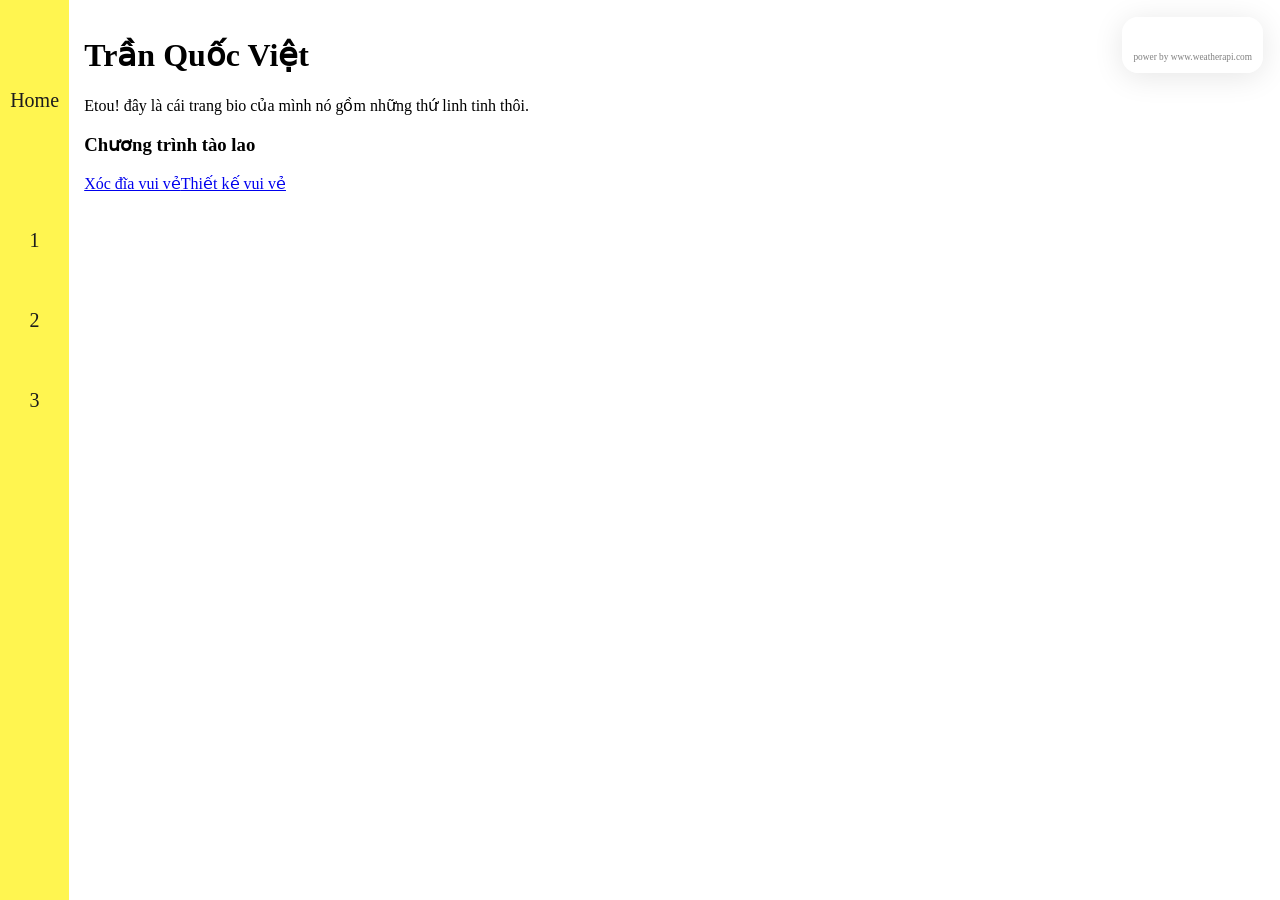
<file: index.html>
<!DOCTYPE html>
<html lang="en">

<head>
    <meta charset="UTF-8">
    <meta http-equiv="X-UA-Compatible" content="IE=edge">
    <meta name="viewport" content="width=device-width, initial-scale=1.0">
    <link rel="stylesheet" href="index.css" />
    <link rel="icon" href="./assets/nekro.png">
    <script src="index.js" type="text/javascript"></script>
    <title>Bio Gì đó</title>
</head>

<body>
    <div class="left-container">
        <div class="side-nav">
            <div class="item">
                <span>Home</span>
            </div>
            <div class="item">
                <span>1</span>
            </div>
            <div class="item">
                <span>2</span>
            </div>
            <div class="item">
                <span>3</span>
            </div>
        </div>
    </div>
    <div class="right-container">
        <h1>
            Trần Quốc Việt
        </h1>
        <p>
            Etou! đây là cái trang bio của mình nó gồm những thứ linh tinh thôi.
        </p>
        <h3>
            Chương trình tào lao
        </h3>
        <div class="program-list">

            <a href="/xocdia-project/xocdia.html">
                Xóc đĩa vui vẻ
            </a>
            <a href="/xocdia-project/xocdia.html">
                Thiết kế vui vẻ
            </a>
        </div>
    </div>
    <div class="floating-weather">
        <div class="location">
            <div class="l-name" id="l-name">
            </div>
            <div class="l-country" id="l-country">
            </div>
            <div class="coordinates" id="coordinates">

            </div>
        </div>
        <div class="weather-today">
            <div class="weather-icon" id="weather-icon">

            </div>
            <div class="weather-info">
                <div class="current-tempo" id="current-tempo">

                </div>
                <div class="humidity" id="humidity">

                </div>
                <div class="UV" id="UV">

                </div>
            </div>

        </div>
        <div class="credit">
            power by www.weatherapi.com
        </div>
    </div>



</body>

</html>
</file>
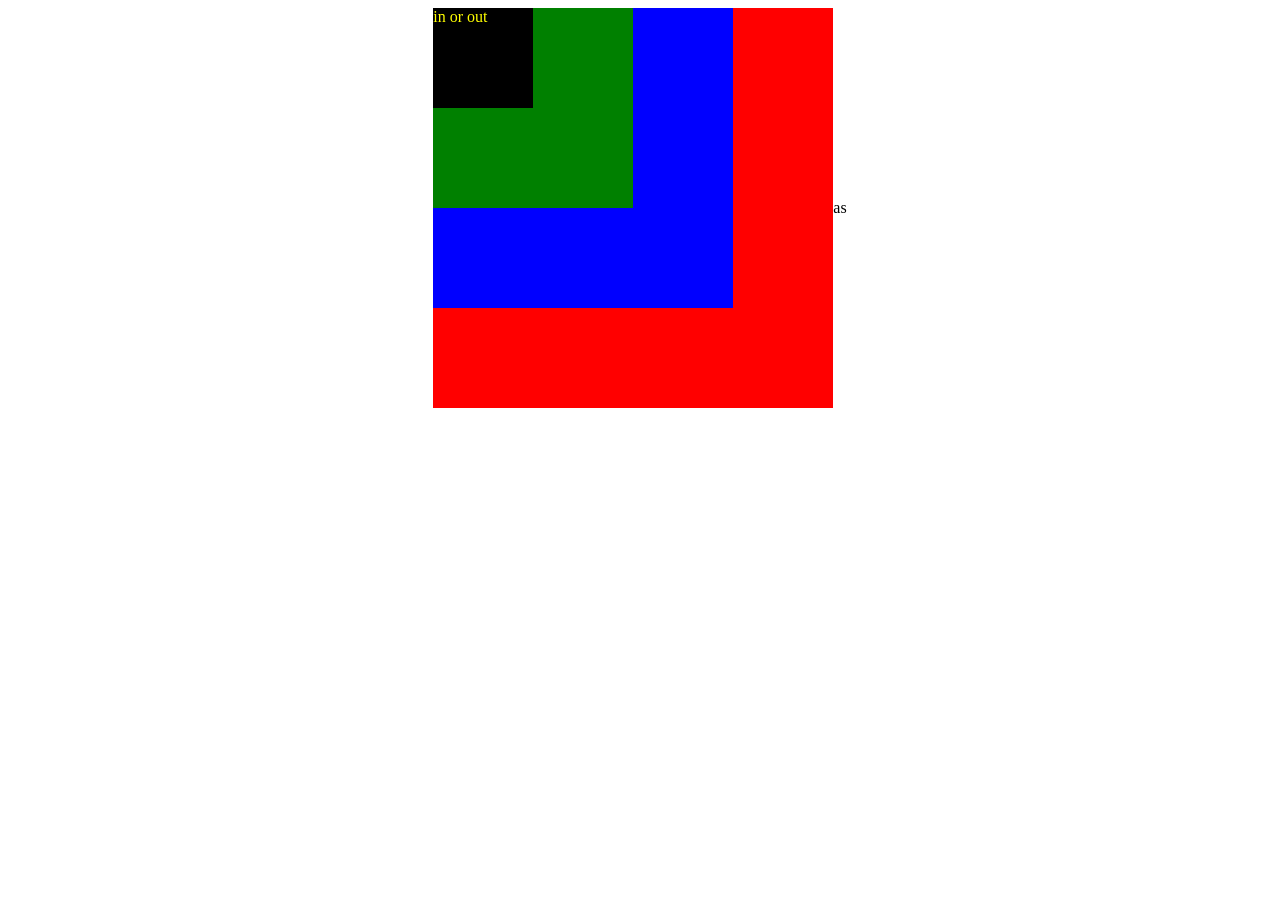
<file: kaori-project/index.html>
<!DOCTYPE html>

<body>

    <div id="wrap01" onclick="clickHandler(event)">
        <div id="wrap02" onclick="clickHandler(event)">
            <div id="wrap03" onclick="clickHandler(event)">
                <div id="wrap04" onclick="clickHandler(event)">
                    in or out
                </div>
            </div>
        </div>
    </div>
    <p style="color: black;" id="result">
        as
    </p>
</body>
<script>
    function clickHandler(event) {
        console.log(event.target)
        var paragraph = document.getElementById('result')
        paragraph.innerHTML = event.target.id
    }
</script>



<style>
    body {
        display: flex;
        justify-content: center;
        align-items: center;
        color: yellow;
    }

    #wrap01 {
        height: 400px;
        width: 400px;
        background-color: red;
    }

    #wrap02 {
        height: 300px;
        width: 300px;
        background-color: blue;
    }

    #wrap03 {
        height: 200px;
        width: 200px;
        background-color: green;
    }

    #wrap04 {
        height: 100px;
        width: 100px;
        background-color: black;
    }
</style>
</file>
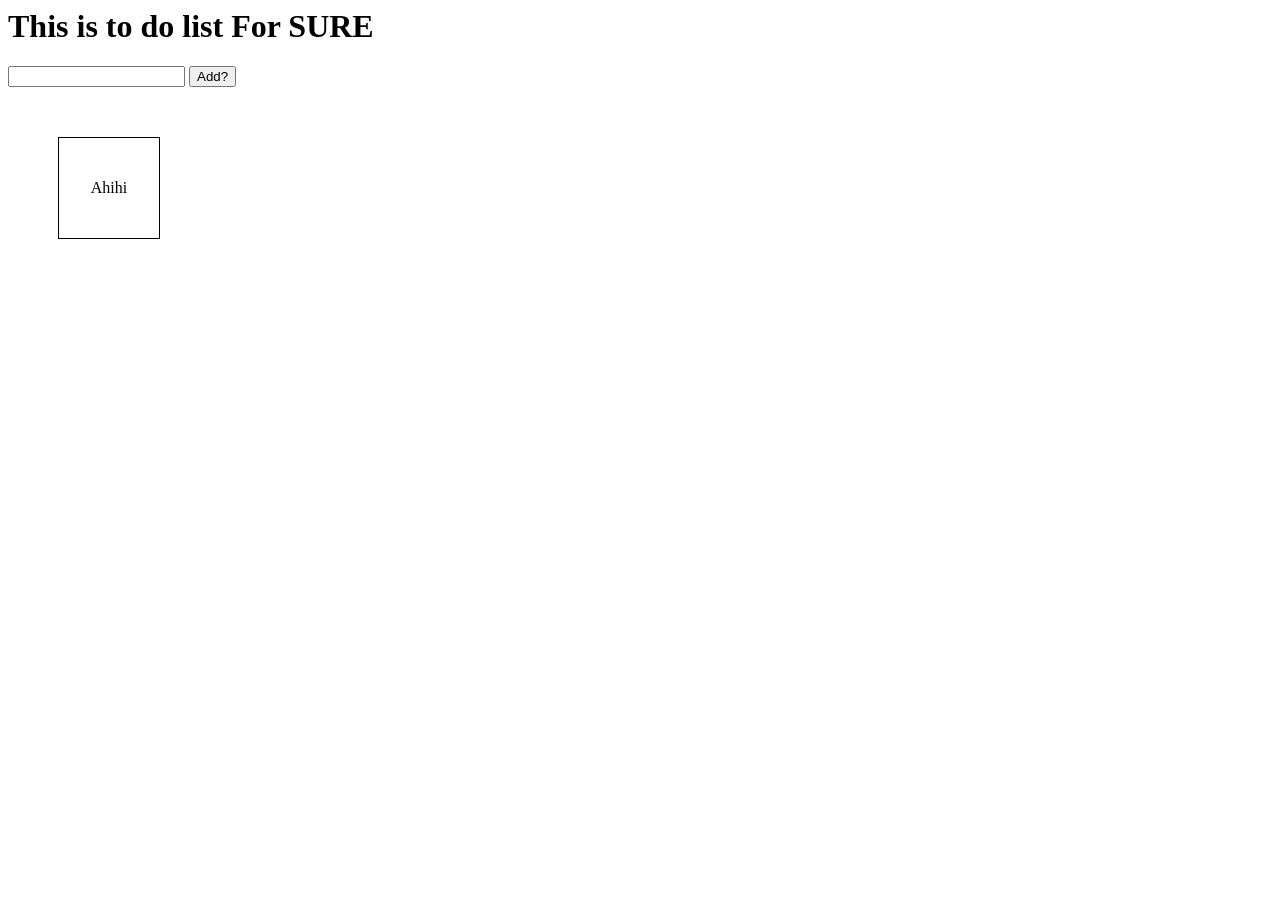
<file: todolist/todolist.html>
<html lang="en">

<head>
    <meta charset="UTF-8">
    <meta http-equiv="X-UA-Compatible" content="IE=edge">
    <meta name="viewport" content="width=device-width, initial-scale=1.0">
    <title>Document</title>
    <script src="todolist.js" type="text/javascript"></script>
    <link rel="stylesheet" href="todolist.css" />
</head>

<body>
    <h1>
        This is to do list <b>For SURE</b>
    </h1>
    <div class="note-input">
        <input type="text" id="note-input">
        <button id="add-btn" onclick="addClickHandle()">
            Add?
        </button>
    </div>
    <div class="note-list" id="note-list">

    </div>
</body>
<div class="abcdef">
    Ahihi
</div>

</html>
</file>
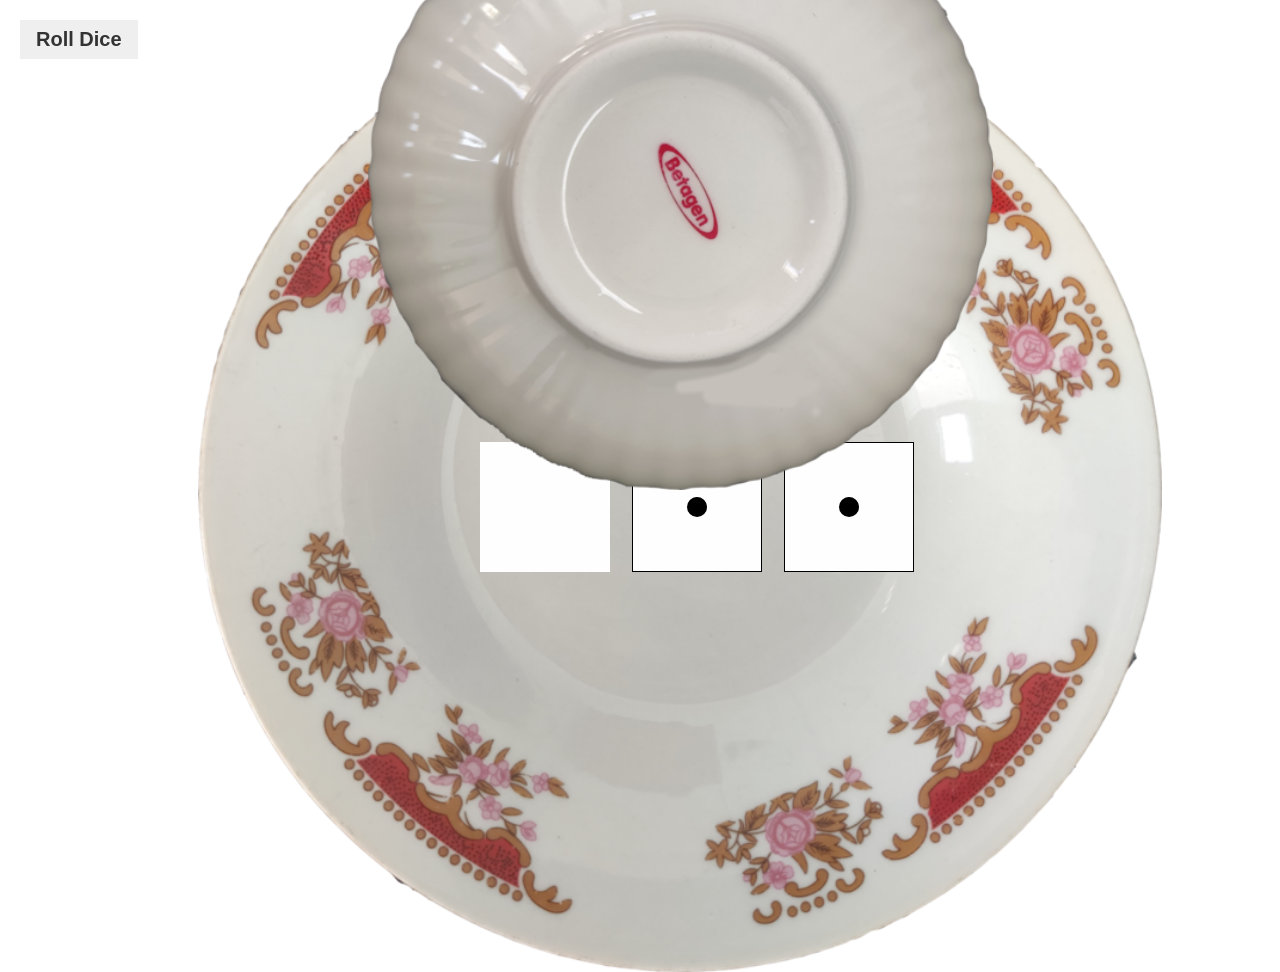
<file: xocdia-project/xocdia.html>
<head>
    <link rel="stylesheet" href="styles.css" />
    <script src="./app.js" type="text/javascript"></script>
</head>

<body>

    <div class="dice" id="dice" onclick="rollDice()">
        <div class="wrap-dice">
            <ol class="die-list even-roll" data-roll="1" id="die-1">
                <li class="die-item" data-side="1">
                    <span class="dot"></span>
                </li>
                <li class="die-item" data-side="2">
                    <span class="dot"></span>
                    <span class="dot"></span>
                </li>
                <li class="die-item" data-side="3">
                    <span class="dot"></span>
                    <span class="dot"></span>
                    <span class="dot"></span>
                </li>
                <li class="die-item" data-side="4">
                    <span class="dot"></span>
                    <span class="dot"></span>
                    <span class="dot"></span>
                    <span class="dot"></span>
                </li>
                <li class="die-item" data-side="5">
                    <span class="dot"></span>
                    <span class="dot"></span>
                    <span class="dot"></span>
                    <span class="dot"></span>
                    <span class="dot"></span>
                </li>
                <li class="die-item" data-side="6">
                    <span class="dot"></span>
                    <span class="dot"></span>
                    <span class="dot"></span>
                    <span class="dot"></span>
                    <span class="dot"></span>
                    <span class="dot"></span>
                </li>
            </ol>
        </div>
        <div class="wrap-dice">
            <ol class="die-list even-roll" data-roll="1" id="die-2">
                <li class="die-item" data-side="1">
                    <span class="dot"></span>
                </li>
                <li class="die-item" data-side="2">
                    <span class="dot"></span>
                    <span class="dot"></span>
                </li>
                <li class="die-item" data-side="3">
                    <span class="dot"></span>
                    <span class="dot"></span>
                    <span class="dot"></span>
                </li>
                <li class="die-item" data-side="4">
                    <span class="dot"></span>
                    <span class="dot"></span>
                    <span class="dot"></span>
                    <span class="dot"></span>
                </li>
                <li class="die-item" data-side="5">
                    <span class="dot"></span>
                    <span class="dot"></span>
                    <span class="dot"></span>
                    <span class="dot"></span>
                    <span class="dot"></span>
                </li>
                <li class="die-item" data-side="6">
                    <span class="dot"></span>
                    <span class="dot"></span>
                    <span class="dot"></span>
                    <span class="dot"></span>
                    <span class="dot"></span>
                    <span class="dot"></span>
                </li>
            </ol>
        </div>
        <div class="wrap-dice">
            <ol class="die-list odd-roll" data-roll="1" id="die-3">
                <li class="die-item" data-side="1">
                    <span class="dot"></span>
                </li>
                <li class="die-item" data-side="2">
                    <span class="dot"></span>
                    <span class="dot"></span>
                </li>
                <li class="die-item" data-side="3">
                    <span class="dot"></span>
                    <span class="dot"></span>
                    <span class="dot"></span>
                </li>
                <li class="die-item" data-side="4">
                    <span class="dot"></span>
                    <span class="dot"></span>
                    <span class="dot"></span>
                    <span class="dot"></span>
                </li>
                <li class="die-item" data-side="5">
                    <span class="dot"></span>
                    <span class="dot"></span>
                    <span class="dot"></span>
                    <span class="dot"></span>
                    <span class="dot"></span>
                </li>
                <li class="die-item" data-side="6">
                    <span class="dot"></span>
                    <span class="dot"></span>
                    <span class="dot"></span>
                    <span class="dot"></span>
                    <span class="dot"></span>
                    <span class="dot"></span>
                </li>
            </ol>
        </div>
        <div class="bat" id="bat">
        </div>
    </div>
    <div class="chuc-nang">
        <button class="btn" onclick="rollDice()">Roll Dice</button>
    </div>
    <audio id="audioXD">
        <source src="./assets/dice.mp3" type="audio/mpeg">
    </audio>
</body>
</file>
<file: index.css>
body{
    width: 100vw;
    height: 100vh;
    overflow-y: hidden;
    overflow-x: hidden;
    display: flex;
    flex-direction: row;
    transition: 1s ease-in-out;
    margin: 0;
}
.left-container{
    width: 75px;
    transition: ease-out 0.5s ;
}
.right-container{
    width: 100%;
    padding: 15px;
    overflow-x: auto;
    overflow-y: auto;
}
.side-nav .item:first-child{
    height: 200px;
}
.side-nav{
    background-color: #FFF550;
    display: flex;
    flex-direction: column;
    height: 100%;
}
.left-container:hover{
    width: 175px;
    transition: ease-in 0.5s ;
}
.side-nav .item{
    height: 80px;
    display: flex;
    justify-content: center;
    align-items: center;
    color: #1C1C1C;
    font-size: 20px;
}
.program-list{
    display: flex;
    flex-wrap: wrap;
    height: 2000px;
    
}

/*
    This is scroll for right-container
*/
::-webkit-scrollbar {
  width: 10px;
}

/* Track */
::-webkit-scrollbar-track {
  background: #dbd445; 
}
 
/* Handle */
::-webkit-scrollbar-thumb {
  background: #1C1C1C; 
  border-radius: 5px;
}

/* Handle on hover */
::-webkit-scrollbar-thumb:hover {
  background: #050d4d; 
}
.floating-weather{
    display: flex;
    flex-direction: column;
    position: fixed;
    right: 7px;
    top: 7px;
    margin: 10px;
    background: rgba(255, 255, 255, 0.2);
    border-radius: 16px;
    box-shadow: 0 4px 30px rgba(0, 0, 0, 0.1);
    backdrop-filter: blur(5px);
    -webkit-backdrop-filter: blur(5px);
    border: 1px solid rgba(255, 255, 255, 0.57);
        
    transition: ease-in 0.5s;
    padding: 10px
}
.floating-weather:hover{
    background: #FFB920;
     border-radius: 16px;
    box-shadow: 0 4px 30px rgba(190, 190, 190, 0.562);
    backdrop-filter: blur(5px);
    -webkit-backdrop-filter: blur(5px);
    border: 1px solid rgba(255, 255, 255, 0.57);
    transition: ease-out 0.5s;
}
.location{
    display: flex;
    flex-direction: column;
    justify-content: center;
    align-items: center;
    padding-bottom: 5px;
}
.l-name{
    font-size: 35px;
}
.weather-icon{
    margin-right: 10px;
    display: flex;
    flex-direction: column;
    justify-items: center;
    align-items: center;
}
.weather-today{
    width: fit-content;
    display: flex;
    flex-direction: row;
    font-size: 16px;
}
.weather-info {
    display: flex;
    flex-direction: column;
    margin: 5px;
    white-space: 5px;
}
.weather-info > *{
    margin-top: 3px
}
.credit{
    display: flex;
    flex-direction: row-reverse;
    color: gray;
    word-spacing:5%;
    font-size: 7pt;
}
</file>
<file: todolist/todolist.css>
.forcus-note{
    background-color: red;
}
.abcdef{
    display: flex;
    justify-content: center;
    align-items: center;
    height: 100px;
    width: 100px;
    border: 1px solid black;
    margin: 50px;
}
.abcdef:hover{
    transform: translate(-10px, -10px);
    box-shadow: 10px 10px 0 5px black
}
</file>
<file: xocdia-project/styles.css>
body {
  display: grid;
  flex-direction: column;
  position: relative;
  height: 100vh;
  overflow: hidden;
  width: 100%;
}

.dice {
  display: flex;
  align-items: center;
  justify-content: center;
  padding: 2rem;
  perspective: 600px;
  background-image: url(./assets/dia.png);
  background-repeat: no-repeat;
  background-position: center;
  background-size: contain;
  height: 100vh;
  width: 100vw;
}
.wrap-dice{
  margin: 18px
}
.die-list {
  padding: 10px;
  display: grid;
  grid-template-columns: 1fr;
  grid-template-rows: 1fr;
  height: 6rem;
  list-style-type: none;
  transform-style: preserve-3d;
  width: 6rem;
  
}
.bat{
  height:70vh;
  width: 70vw;
  display: block;
  position:absolute;
  z-index: 999;
  background-image: url(./assets/bat.png);
  background-repeat: no-repeat;
  background-position: center;
  background-size:contain;
  left:50%; top:50%; transform: translate(-50%, -100%);
  transition: 1s ease-in-out;
}

.even-roll {
  transition: transform 1.25s  ease-out;
  transition-delay: 1.5s;
}
.odd-roll {
  transition: transform 1.25s ease-out;
  transition-delay: 1.5s;
}
.die-item {
  background-color: #fefefe;
  border: solid 1px;
  display: grid;
  grid-column: 1;
  grid-row: 1;
  grid-template-areas:
    "one two three"
    "four five six"
    "seven eight nine";
  grid-template-columns: repeat(3, 1fr);
  grid-template-rows: repeat(3, 1fr);
  height: 100%;
  padding: 1rem;
  width: 100%;
}
.dot {
  align-self: center;
  background-color: black;
  border-radius: 50%;
  box-shadow: inset -0.15rem 0.15rem 0.25rem rgba(0, 0, 0, 0.5);
  display: block;
  height: 1.25rem;
  justify-self: center;
  width: 1.25rem;
}
.even-roll[data-roll="1"] {
  transform: rotateX(360deg) rotateY(720deg) rotateZ(360deg);
}
.even-roll[data-roll="2"] {
  transform: rotateX(450deg) rotateY(720deg) rotateZ(360deg);
}
.even-roll[data-roll="3"] {
  transform: rotateX(360deg) rotateY(630deg) rotateZ(360deg);
}
.even-roll[data-roll="4"] {
  transform: rotateX(360deg) rotateY(810deg) rotateZ(360deg);
}
.even-roll[data-roll="5"] {
  transform: rotateX(270deg) rotateY(720deg) rotateZ(360deg);
}
.even-roll[data-roll="6"] {
  transform: rotateX(360deg) rotateY(900deg) rotateZ(360deg);
}
.odd-roll[data-roll="1"] {
  transform: rotateX(-360deg) rotateY(-720deg) rotateZ(-360deg);
}
.odd-roll[data-roll="2"] {
  transform: rotateX(-270deg) rotateY(-720deg) rotateZ(-360deg);
}
.odd-roll[data-roll="3"] {
  transform: rotateX(-360deg) rotateY(-810deg) rotateZ(-360deg);
}
.odd-roll[data-roll="4"] {
  transform: rotateX(-360deg) rotateY(-630deg) rotateZ(-360deg);
}
.odd-roll[data-roll="5"] {
  transform: rotateX(-450deg) rotateY(-720deg) rotateZ(-360deg);
}
.odd-roll[data-roll="6"] {
  transform: rotateX(-360deg) rotateY(-900deg) rotateZ(-360deg);
}
[data-side="1"] {
  transform: rotate3d(0, 0, 0, 90deg) translateZ(4rem);
}
[data-side="2"] {
  transform: rotate3d(-1, 0, 0, 90deg) translateZ(4rem);
}
[data-side="3"] {
  transform: rotate3d(0, 1, 0, 90deg) translateZ(4rem);
}
[data-side="4"] {
  transform: rotate3d(0, -1, 0, 90deg) translateZ(4rem);
}
[data-side="5"] {
  transform: rotate3d(1, 0, 0, 90deg) translateZ(4rem);
}
[data-side="6"] {
  transform: rotate3d(1, 0, 0, 180deg) translateZ(4rem);
}
[data-side="1"] .dot:nth-of-type(1) {
  grid-area: five;
}
[data-side="2"] .dot:nth-of-type(1) {
  grid-area: one;
}
[data-side="2"] .dot:nth-of-type(2) {
  grid-area: nine;
}
[data-side="3"] .dot:nth-of-type(1) {
  grid-area: one;
}
[data-side="3"] .dot:nth-of-type(2) {
  grid-area: five;
}
[data-side="3"] .dot:nth-of-type(3) {
  grid-area: nine;
}
[data-side="4"] .dot:nth-of-type(1) {
  grid-area: one;
}
[data-side="4"] .dot:nth-of-type(2) {
  grid-area: three;
}
[data-side="4"] .dot:nth-of-type(3) {
  grid-area: seven;
}
[data-side="4"] .dot:nth-of-type(4) {
  grid-area: nine;
}
[data-side="5"] .dot:nth-of-type(1) {
  grid-area: one;
}
[data-side="5"] .dot:nth-of-type(2) {
  grid-area: three;
}
[data-side="5"] .dot:nth-of-type(3) {
  grid-area: five;
}
[data-side="5"] .dot:nth-of-type(4) {
  grid-area: seven;
}
[data-side="5"] .dot:nth-of-type(5) {
  grid-area: nine;
}
[data-side="6"] .dot:nth-of-type(1) {
  grid-area: one;
}
[data-side="6"] .dot:nth-of-type(2) {
  grid-area: three;
}
[data-side="6"] .dot:nth-of-type(3) {
  grid-area: four;
}
[data-side="6"] .dot:nth-of-type(4) {
  grid-area: six;
}
[data-side="6"] .dot:nth-of-type(5) {
  grid-area: seven;
}
[data-side="6"] .dot:nth-of-type(6) {
  grid-area: nine;
}
button {
  align-self: center;
  background-color: #efefef;
  border: none;
  color: #333;
  font-size: 1.25rem;
  font-weight: 700;
  justify-self: center;
  padding: 0.5rem 1rem;
}
button:hover {
  cursor: pointer;
}
.chuc-nang{
  display: flex;
  flex-direction: column;
  position: fixed;
  top:20px;
  left: 20px;
  z-index: 99999;
}

@media (min-width: 900px) {
  .dice {
    perspective: 1300px;
  }
}
@keyframes lawc {
	0% {
		transform: translate(0);
	}

	10% {
		transform: translate(-100px, -100px);
	}

	20% {
		transform: translate(100px, 100px);
	}

	30% {
		transform: translate(-100px, -100px);
	}

	40% {
		transform: translate(0px, 100px);
	}

	100% {
		transform: translate(0px, -100px);
	}

	60% {
		transform: translate(100px, 0px);
	}

	70% {
		transform: translate(-100px, 0px);
	}

	80% {
		transform: translate(100px, 100px);
	}

	90% {
		transform: translate(-100px, -100px);
	}

	100% {
		transform: translate(0);
	}
}
</file>
